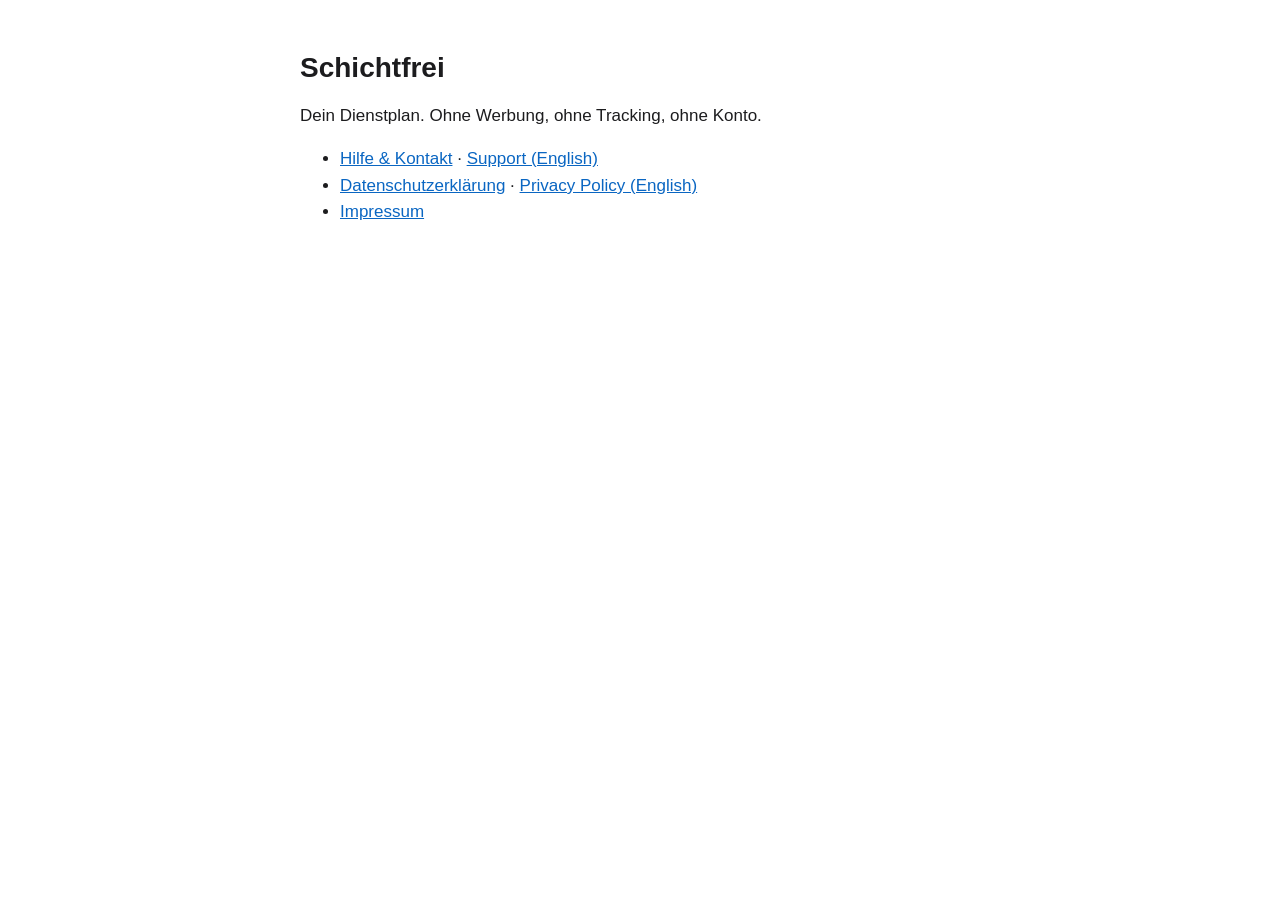
<file: index.html>
<!doctype html>
<html lang="de">
<head>
<meta charset="utf-8">
<meta name="viewport" content="width=device-width, initial-scale=1">
<title>Schichtfrei</title>
<link rel="stylesheet" href="style.css">
</head>
<body>
<main>
<h1>Schichtfrei</h1>
<p>Dein Dienstplan. Ohne Werbung, ohne Tracking, ohne Konto.</p>
<ul>
  <li><a href="support.html">Hilfe &amp; Kontakt</a> · <a href="support.html#en">Support (English)</a></li>
  <li><a href="privacy.html">Datenschutzerklärung</a> · <a href="privacy.html#en">Privacy Policy (English)</a></li>
  <li><a href="impressum.html">Impressum</a></li>
</ul>
</main>
</body>
</html>
</file>
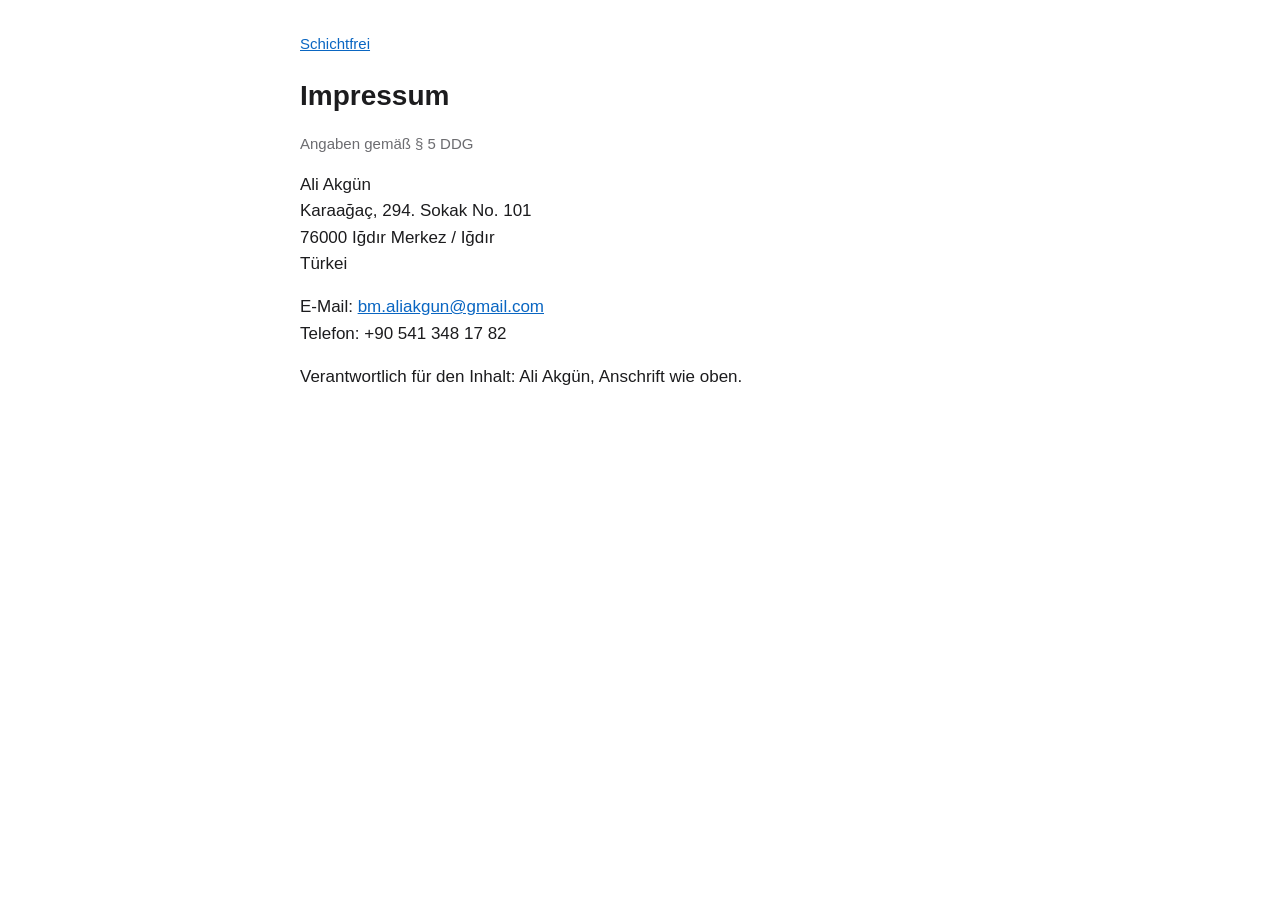
<file: impressum.html>
<!doctype html>
<html lang="de">
<head>
<meta charset="utf-8">
<meta name="viewport" content="width=device-width, initial-scale=1">
<title>Schichtfrei – Impressum</title>
<link rel="stylesheet" href="style.css">
</head>
<body>
<main>
<nav><a href="index.html">Schichtfrei</a></nav>
<h1>Impressum</h1>
<p class="muted">Angaben gemäß § 5 DDG</p>
<p>Ali Akgün<br>Karaağaç, 294. Sokak No. 101<br>76000 Iğdır Merkez / Iğdır<br>Türkei</p>
<p>E-Mail: <a href="mailto:bm.aliakgun@gmail.com">bm.aliakgun@gmail.com</a><br>Telefon: +90 541 348 17 82</p>
<p>Verantwortlich für den Inhalt: Ali Akgün, Anschrift wie oben.</p>
</main>
</body>
</html>
</file>
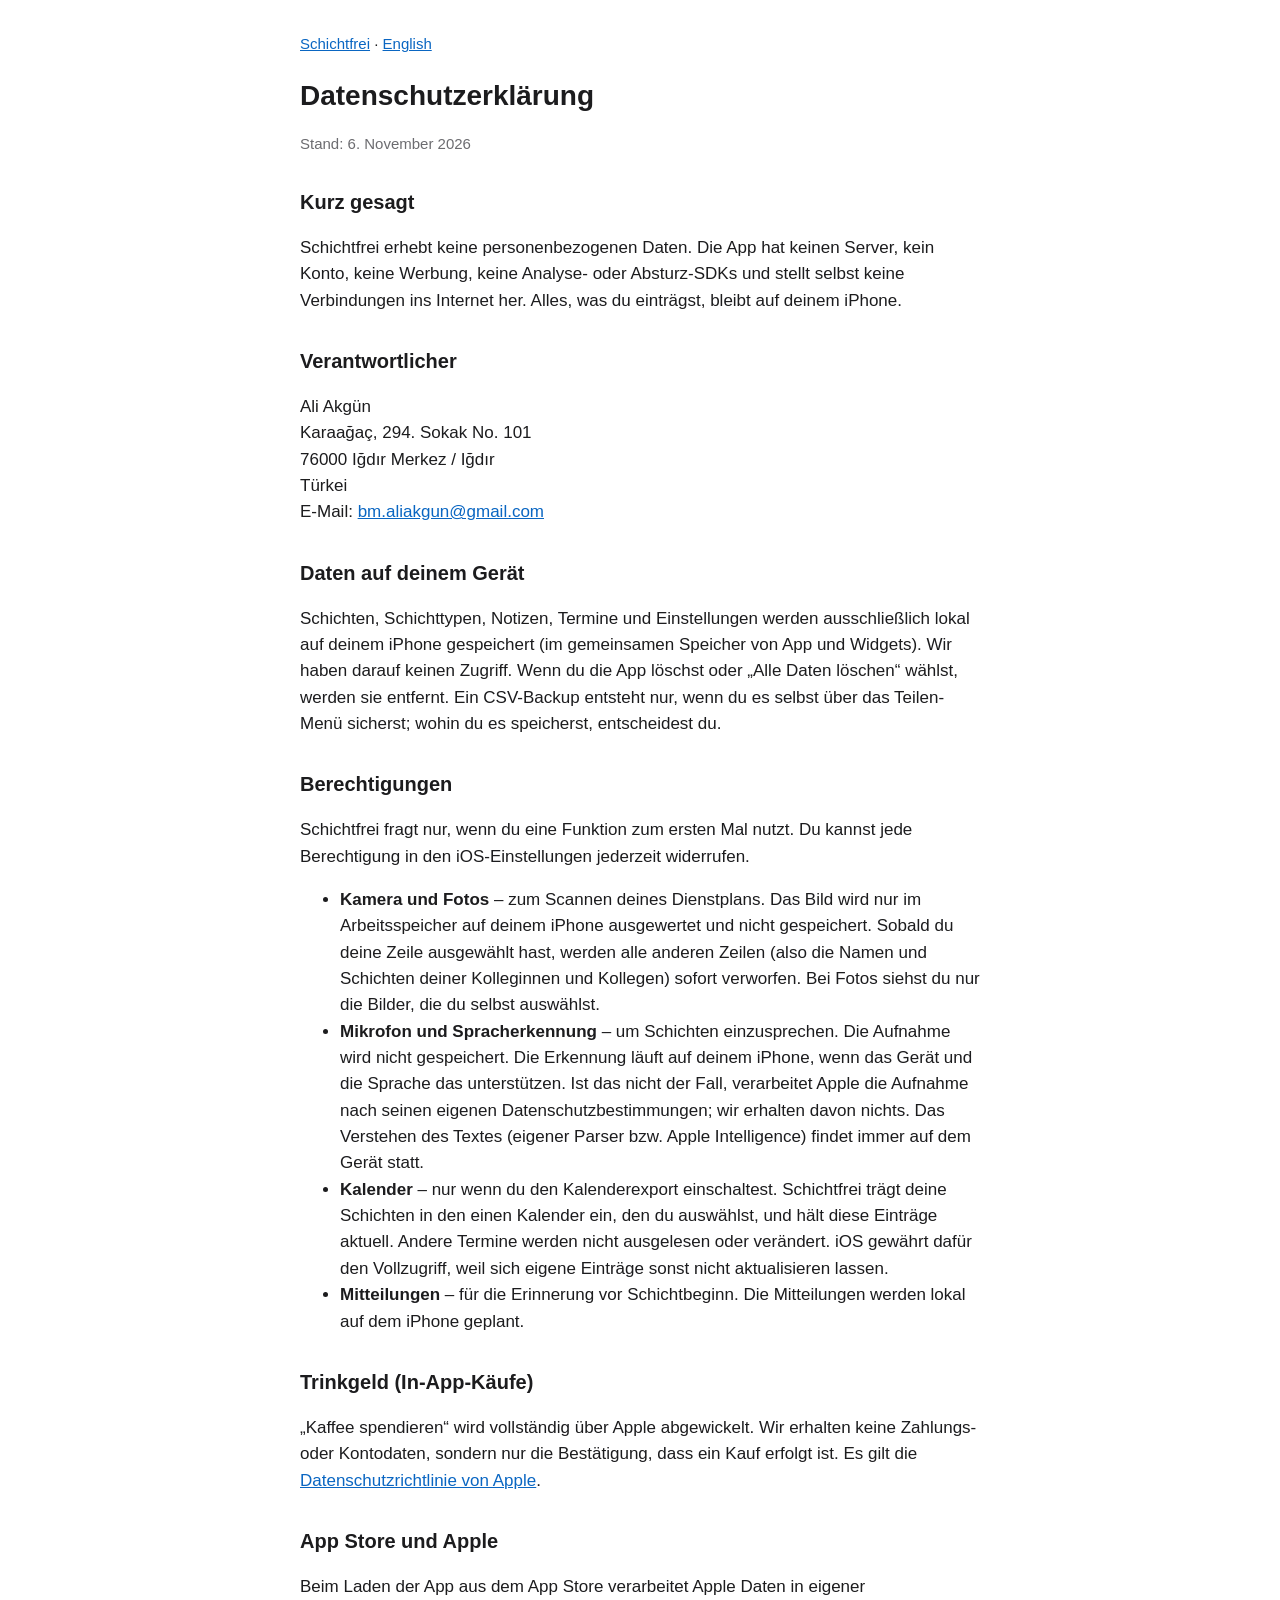
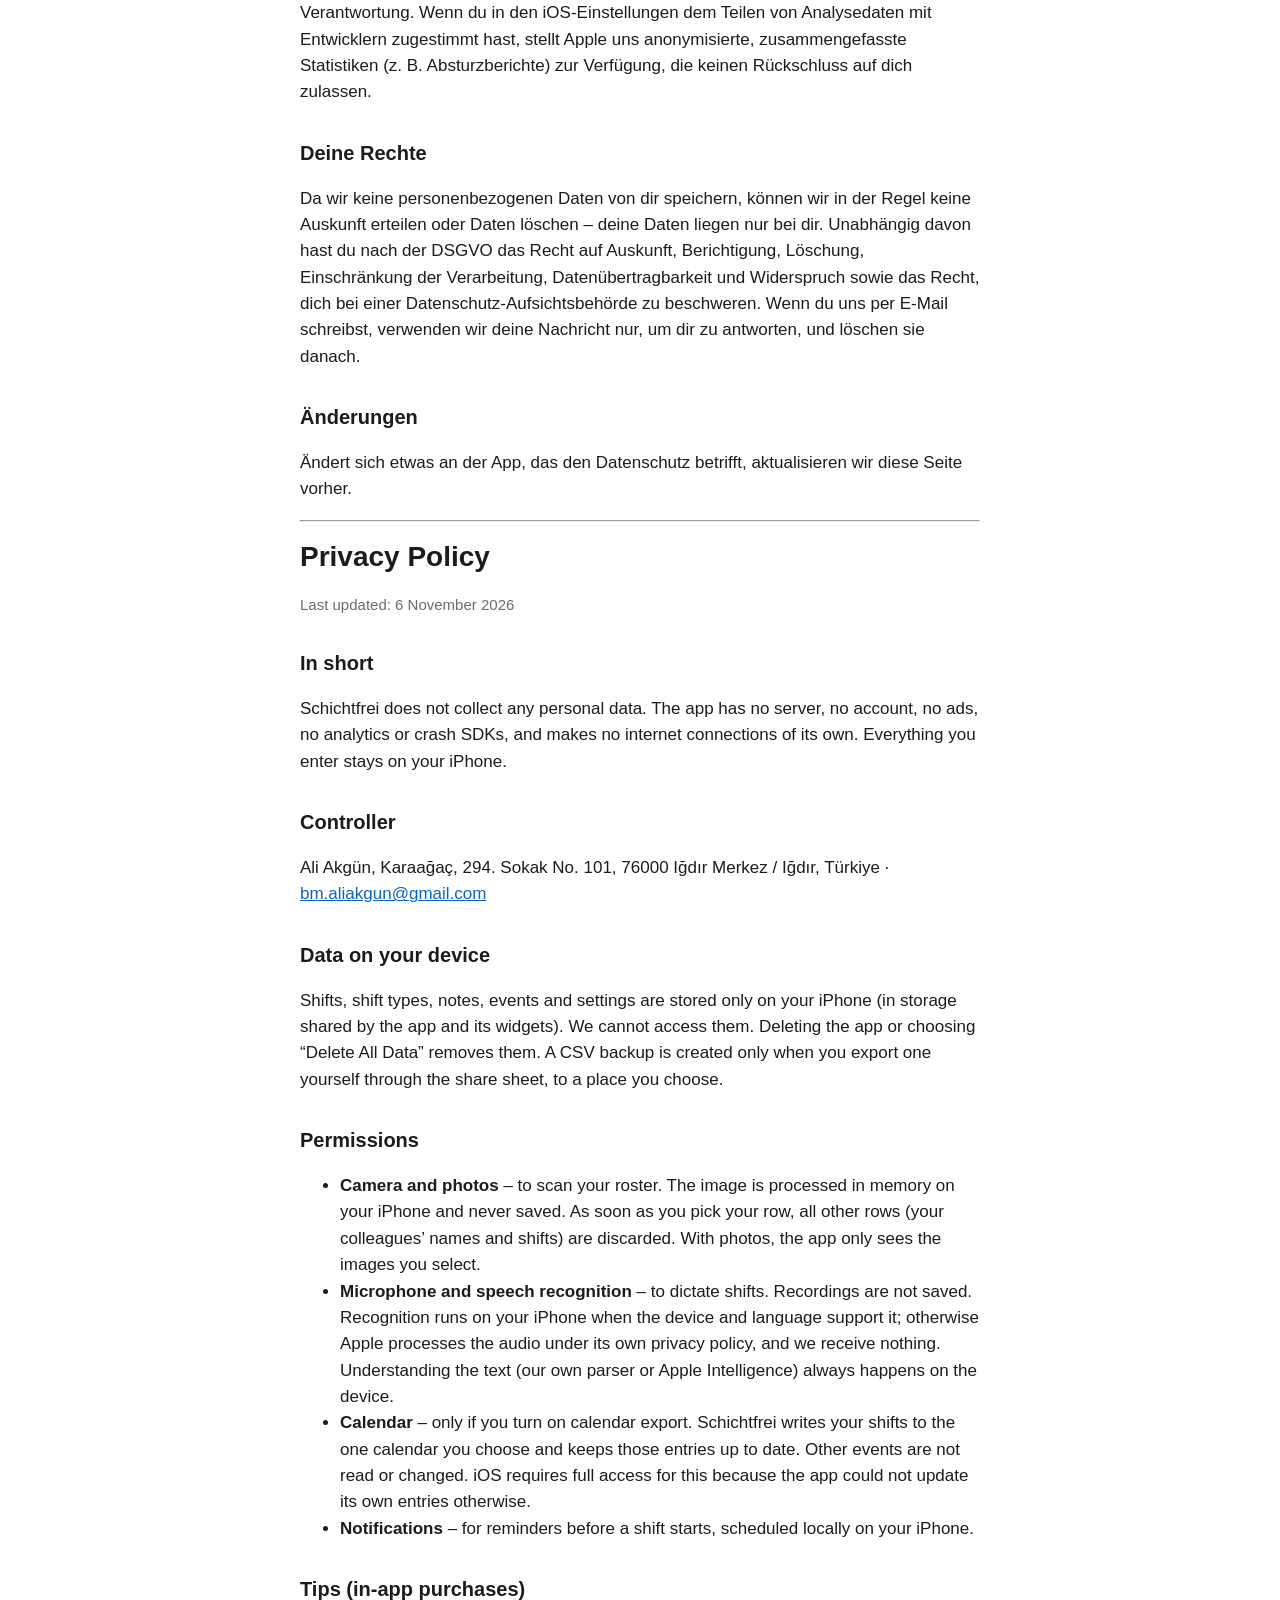
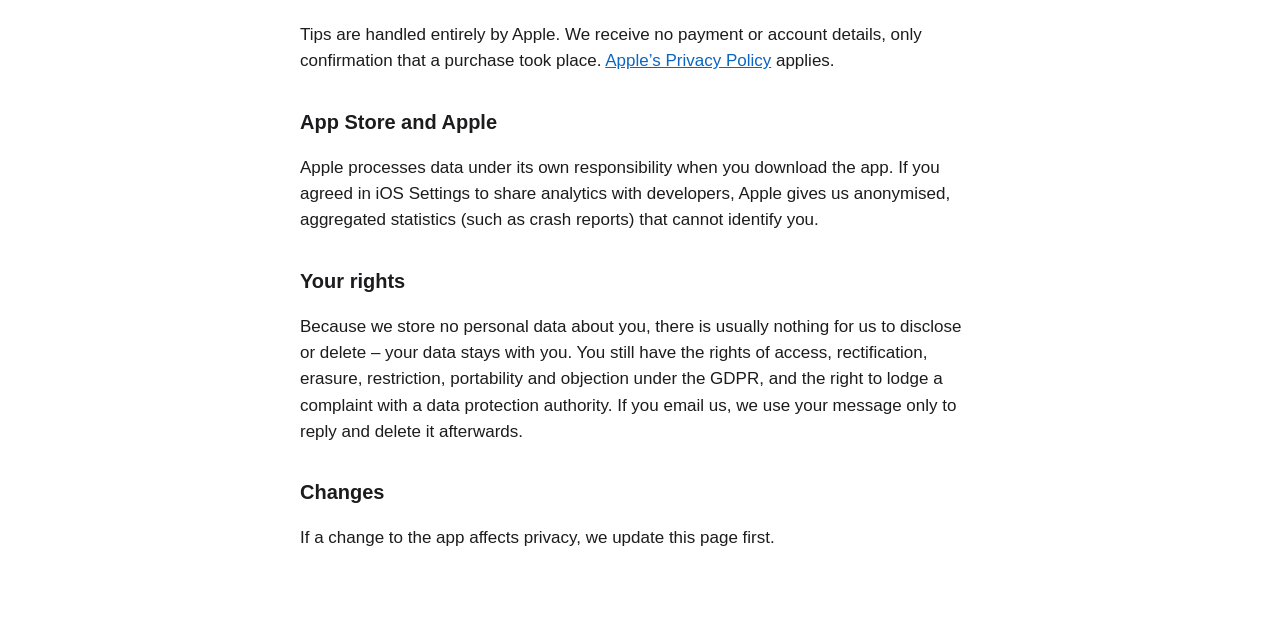
<file: privacy.html>
<!doctype html>
<html lang="de">
<head>
<meta charset="utf-8">
<meta name="viewport" content="width=device-width, initial-scale=1">
<title>Schichtfrei – Datenschutz</title>
<link rel="stylesheet" href="style.css">
</head>
<body>
<main>
<nav><a href="index.html">Schichtfrei</a> · <a href="#en">English</a></nav>

<h1>Datenschutzerklärung</h1>
<p class="muted">Stand: 6. November 2026</p>

<h2>Kurz gesagt</h2>
<p>Schichtfrei erhebt keine personenbezogenen Daten. Die App hat keinen Server, kein Konto, keine Werbung, keine Analyse- oder Absturz-SDKs und stellt selbst keine Verbindungen ins Internet her. Alles, was du einträgst, bleibt auf deinem iPhone.</p>

<h2>Verantwortlicher</h2>
<p>Ali Akgün<br>Karaağaç, 294. Sokak No. 101<br>76000 Iğdır Merkez / Iğdır<br>Türkei<br>E-Mail: <a href="mailto:bm.aliakgun@gmail.com">bm.aliakgun@gmail.com</a></p>

<h2>Daten auf deinem Gerät</h2>
<p>Schichten, Schichttypen, Notizen, Termine und Einstellungen werden ausschließlich lokal auf deinem iPhone gespeichert (im gemeinsamen Speicher von App und Widgets). Wir haben darauf keinen Zugriff. Wenn du die App löschst oder „Alle Daten löschen“ wählst, werden sie entfernt. Ein CSV-Backup entsteht nur, wenn du es selbst über das Teilen-Menü sicherst; wohin du es speicherst, entscheidest du.</p>

<h2>Berechtigungen</h2>
<p>Schichtfrei fragt nur, wenn du eine Funktion zum ersten Mal nutzt. Du kannst jede Berechtigung in den iOS-Einstellungen jederzeit widerrufen.</p>
<ul>
  <li><strong>Kamera und Fotos</strong> – zum Scannen deines Dienstplans. Das Bild wird nur im Arbeitsspeicher auf deinem iPhone ausgewertet und nicht gespeichert. Sobald du deine Zeile ausgewählt hast, werden alle anderen Zeilen (also die Namen und Schichten deiner Kolleginnen und Kollegen) sofort verworfen. Bei Fotos siehst du nur die Bilder, die du selbst auswählst.</li>
  <li><strong>Mikrofon und Spracherkennung</strong> – um Schichten einzusprechen. Die Aufnahme wird nicht gespeichert. Die Erkennung läuft auf deinem iPhone, wenn das Gerät und die Sprache das unterstützen. Ist das nicht der Fall, verarbeitet Apple die Aufnahme nach seinen eigenen Datenschutzbestimmungen; wir erhalten davon nichts. Das Verstehen des Textes (eigener Parser bzw. Apple Intelligence) findet immer auf dem Gerät statt.</li>
  <li><strong>Kalender</strong> – nur wenn du den Kalenderexport einschaltest. Schichtfrei trägt deine Schichten in den einen Kalender ein, den du auswählst, und hält diese Einträge aktuell. Andere Termine werden nicht ausgelesen oder verändert. iOS gewährt dafür den Vollzugriff, weil sich eigene Einträge sonst nicht aktualisieren lassen.</li>
  <li><strong>Mitteilungen</strong> – für die Erinnerung vor Schichtbeginn. Die Mitteilungen werden lokal auf dem iPhone geplant.</li>
</ul>

<h2>Trinkgeld (In-App-Käufe)</h2>
<p>„Kaffee spendieren“ wird vollständig über Apple abgewickelt. Wir erhalten keine Zahlungs- oder Kontodaten, sondern nur die Bestätigung, dass ein Kauf erfolgt ist. Es gilt die <a href="https://www.apple.com/de/legal/privacy/">Datenschutzrichtlinie von Apple</a>.</p>

<h2>App Store und Apple</h2>
<p>Beim Laden der App aus dem App Store verarbeitet Apple Daten in eigener Verantwortung. Wenn du in den iOS-Einstellungen dem Teilen von Analysedaten mit Entwicklern zugestimmt hast, stellt Apple uns anonymisierte, zusammengefasste Statistiken (z. B. Absturzberichte) zur Verfügung, die keinen Rückschluss auf dich zulassen.</p>

<h2>Deine Rechte</h2>
<p>Da wir keine personenbezogenen Daten von dir speichern, können wir in der Regel keine Auskunft erteilen oder Daten löschen – deine Daten liegen nur bei dir. Unabhängig davon hast du nach der DSGVO das Recht auf Auskunft, Berichtigung, Löschung, Einschränkung der Verarbeitung, Datenübertragbarkeit und Widerspruch sowie das Recht, dich bei einer Datenschutz-Aufsichtsbehörde zu beschweren. Wenn du uns per E-Mail schreibst, verwenden wir deine Nachricht nur, um dir zu antworten, und löschen sie danach.</p>

<h2>Änderungen</h2>
<p>Ändert sich etwas an der App, das den Datenschutz betrifft, aktualisieren wir diese Seite vorher.</p>

<hr>

<h1 id="en">Privacy Policy</h1>
<p class="muted">Last updated: 6 November 2026</p>

<h2>In short</h2>
<p>Schichtfrei does not collect any personal data. The app has no server, no account, no ads, no analytics or crash SDKs, and makes no internet connections of its own. Everything you enter stays on your iPhone.</p>

<h2>Controller</h2>
<p>Ali Akgün, Karaağaç, 294. Sokak No. 101, 76000 Iğdır Merkez / Iğdır, Türkiye · <a href="mailto:bm.aliakgun@gmail.com">bm.aliakgun@gmail.com</a></p>

<h2>Data on your device</h2>
<p>Shifts, shift types, notes, events and settings are stored only on your iPhone (in storage shared by the app and its widgets). We cannot access them. Deleting the app or choosing “Delete All Data” removes them. A CSV backup is created only when you export one yourself through the share sheet, to a place you choose.</p>

<h2>Permissions</h2>
<ul>
  <li><strong>Camera and photos</strong> – to scan your roster. The image is processed in memory on your iPhone and never saved. As soon as you pick your row, all other rows (your colleagues’ names and shifts) are discarded. With photos, the app only sees the images you select.</li>
  <li><strong>Microphone and speech recognition</strong> – to dictate shifts. Recordings are not saved. Recognition runs on your iPhone when the device and language support it; otherwise Apple processes the audio under its own privacy policy, and we receive nothing. Understanding the text (our own parser or Apple Intelligence) always happens on the device.</li>
  <li><strong>Calendar</strong> – only if you turn on calendar export. Schichtfrei writes your shifts to the one calendar you choose and keeps those entries up to date. Other events are not read or changed. iOS requires full access for this because the app could not update its own entries otherwise.</li>
  <li><strong>Notifications</strong> – for reminders before a shift starts, scheduled locally on your iPhone.</li>
</ul>

<h2>Tips (in-app purchases)</h2>
<p>Tips are handled entirely by Apple. We receive no payment or account details, only confirmation that a purchase took place. <a href="https://www.apple.com/legal/privacy/">Apple’s Privacy Policy</a> applies.</p>

<h2>App Store and Apple</h2>
<p>Apple processes data under its own responsibility when you download the app. If you agreed in iOS Settings to share analytics with developers, Apple gives us anonymised, aggregated statistics (such as crash reports) that cannot identify you.</p>

<h2>Your rights</h2>
<p>Because we store no personal data about you, there is usually nothing for us to disclose or delete – your data stays with you. You still have the rights of access, rectification, erasure, restriction, portability and objection under the GDPR, and the right to lodge a complaint with a data protection authority. If you email us, we use your message only to reply and delete it afterwards.</p>

<h2>Changes</h2>
<p>If a change to the app affects privacy, we update this page first.</p>
</main>
</body>
</html>
</file>
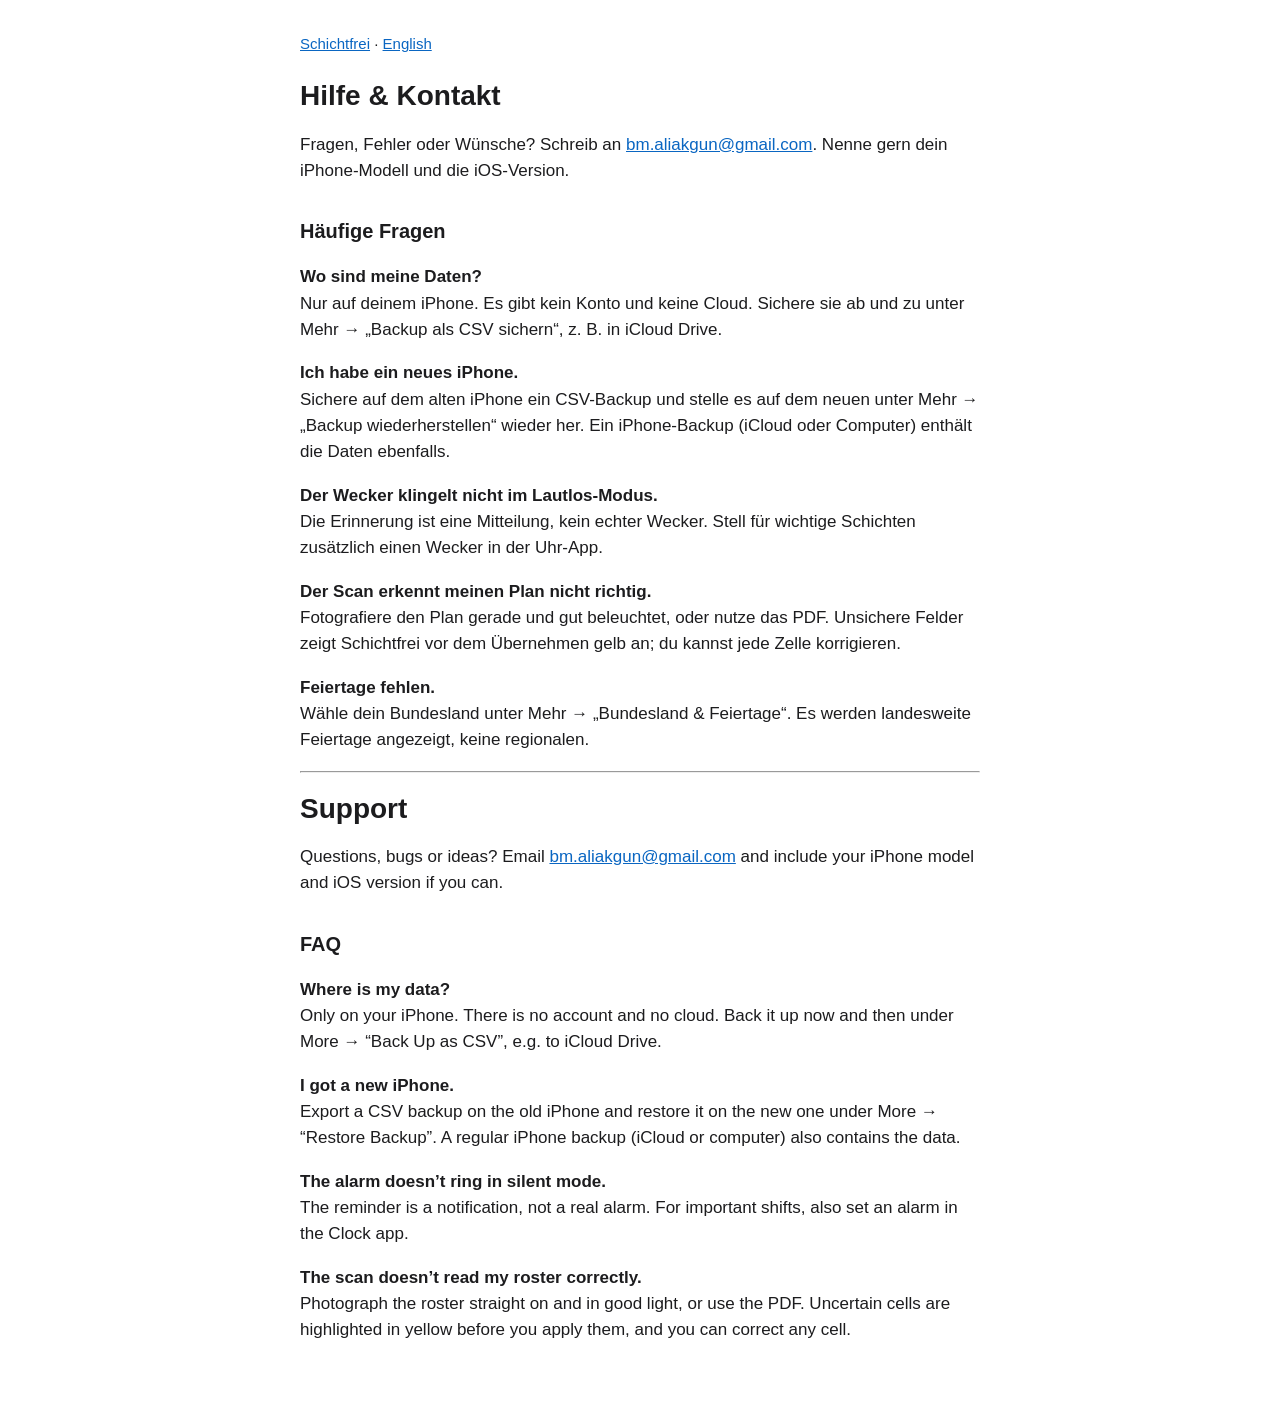
<file: support.html>
<!doctype html>
<html lang="de">
<head>
<meta charset="utf-8">
<meta name="viewport" content="width=device-width, initial-scale=1">
<title>Schichtfrei – Hilfe</title>
<link rel="stylesheet" href="style.css">
</head>
<body>
<main>
<nav><a href="index.html">Schichtfrei</a> · <a href="#en">English</a></nav>

<h1>Hilfe &amp; Kontakt</h1>
<p>Fragen, Fehler oder Wünsche? Schreib an <a href="mailto:bm.aliakgun@gmail.com">bm.aliakgun@gmail.com</a>. Nenne gern dein iPhone-Modell und die iOS-Version.</p>

<h2>Häufige Fragen</h2>
<p><strong>Wo sind meine Daten?</strong><br>Nur auf deinem iPhone. Es gibt kein Konto und keine Cloud. Sichere sie ab und zu unter Mehr → „Backup als CSV sichern“, z. B. in iCloud Drive.</p>
<p><strong>Ich habe ein neues iPhone.</strong><br>Sichere auf dem alten iPhone ein CSV-Backup und stelle es auf dem neuen unter Mehr → „Backup wiederherstellen“ wieder her. Ein iPhone-Backup (iCloud oder Computer) enthält die Daten ebenfalls.</p>
<p><strong>Der Wecker klingelt nicht im Lautlos-Modus.</strong><br>Die Erinnerung ist eine Mitteilung, kein echter Wecker. Stell für wichtige Schichten zusätzlich einen Wecker in der Uhr-App.</p>
<p><strong>Der Scan erkennt meinen Plan nicht richtig.</strong><br>Fotografiere den Plan gerade und gut beleuchtet, oder nutze das PDF. Unsichere Felder zeigt Schichtfrei vor dem Übernehmen gelb an; du kannst jede Zelle korrigieren.</p>
<p><strong>Feiertage fehlen.</strong><br>Wähle dein Bundesland unter Mehr → „Bundesland &amp; Feiertage“. Es werden landesweite Feiertage angezeigt, keine regionalen.</p>

<hr>

<h1 id="en">Support</h1>
<p>Questions, bugs or ideas? Email <a href="mailto:bm.aliakgun@gmail.com">bm.aliakgun@gmail.com</a> and include your iPhone model and iOS version if you can.</p>

<h2>FAQ</h2>
<p><strong>Where is my data?</strong><br>Only on your iPhone. There is no account and no cloud. Back it up now and then under More → “Back Up as CSV”, e.g. to iCloud Drive.</p>
<p><strong>I got a new iPhone.</strong><br>Export a CSV backup on the old iPhone and restore it on the new one under More → “Restore Backup”. A regular iPhone backup (iCloud or computer) also contains the data.</p>
<p><strong>The alarm doesn’t ring in silent mode.</strong><br>The reminder is a notification, not a real alarm. For important shifts, also set an alarm in the Clock app.</p>
<p><strong>The scan doesn’t read my roster correctly.</strong><br>Photograph the roster straight on and in good light, or use the PDF. Uncertain cells are highlighted in yellow before you apply them, and you can correct any cell.</p>
</main>
</body>
</html>
</file>
<file: style.css>
:root { color-scheme: light dark; --text: #1c1c1e; --muted: #6c6c70; --bg: #ffffff; --accent: #0a66c2; }
@media (prefers-color-scheme: dark) { :root { --text: #f2f2f7; --muted: #a1a1a6; --bg: #000000; --accent: #4da3ff; } }
body { margin: 0; background: var(--bg); color: var(--text); font: 17px/1.55 -apple-system, BlinkMacSystemFont, "Segoe UI", sans-serif; }
main { max-width: 680px; margin: 0 auto; padding: 32px 16px 64px; }
h1 { font-size: 28px; line-height: 1.2; }
h2 { font-size: 20px; margin-top: 32px; }
a { color: var(--accent); }
.muted { color: var(--muted); font-size: 15px; }
nav { font-size: 15px; margin-bottom: 24px; }
</file>
